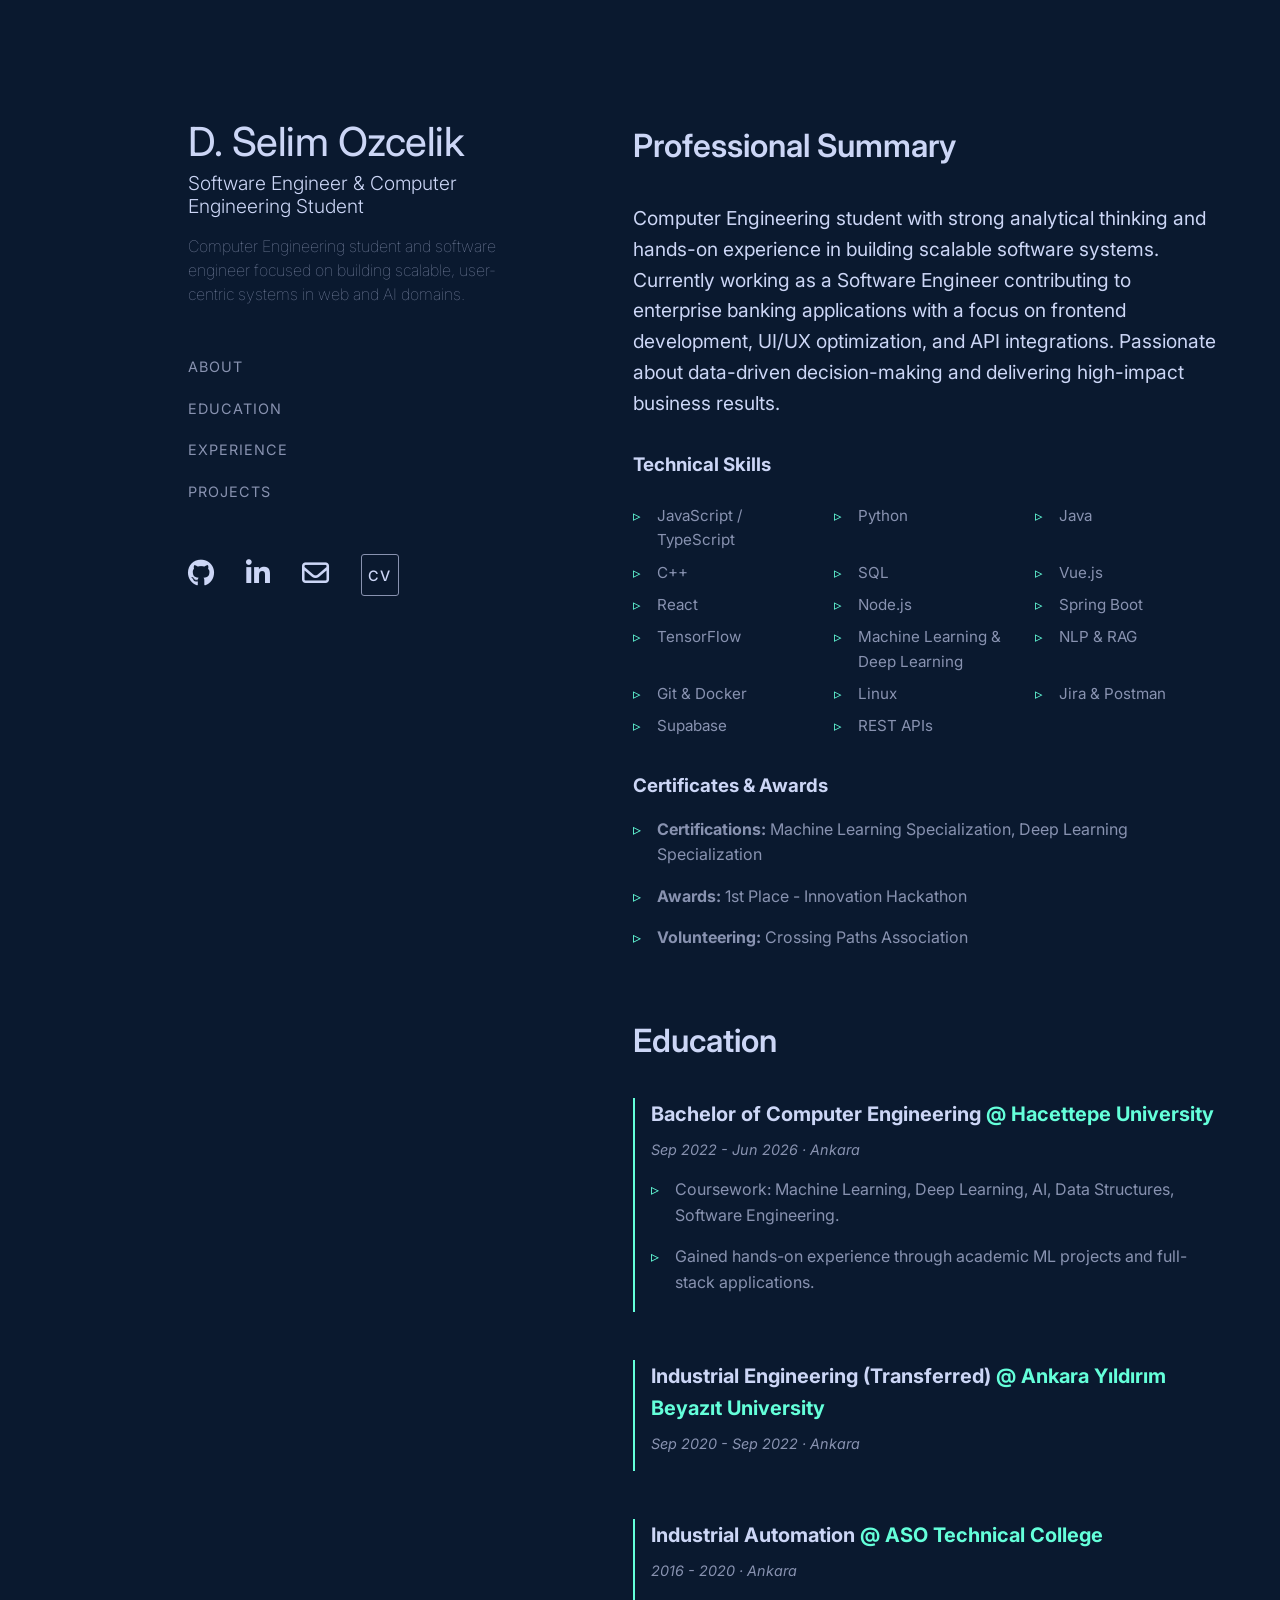
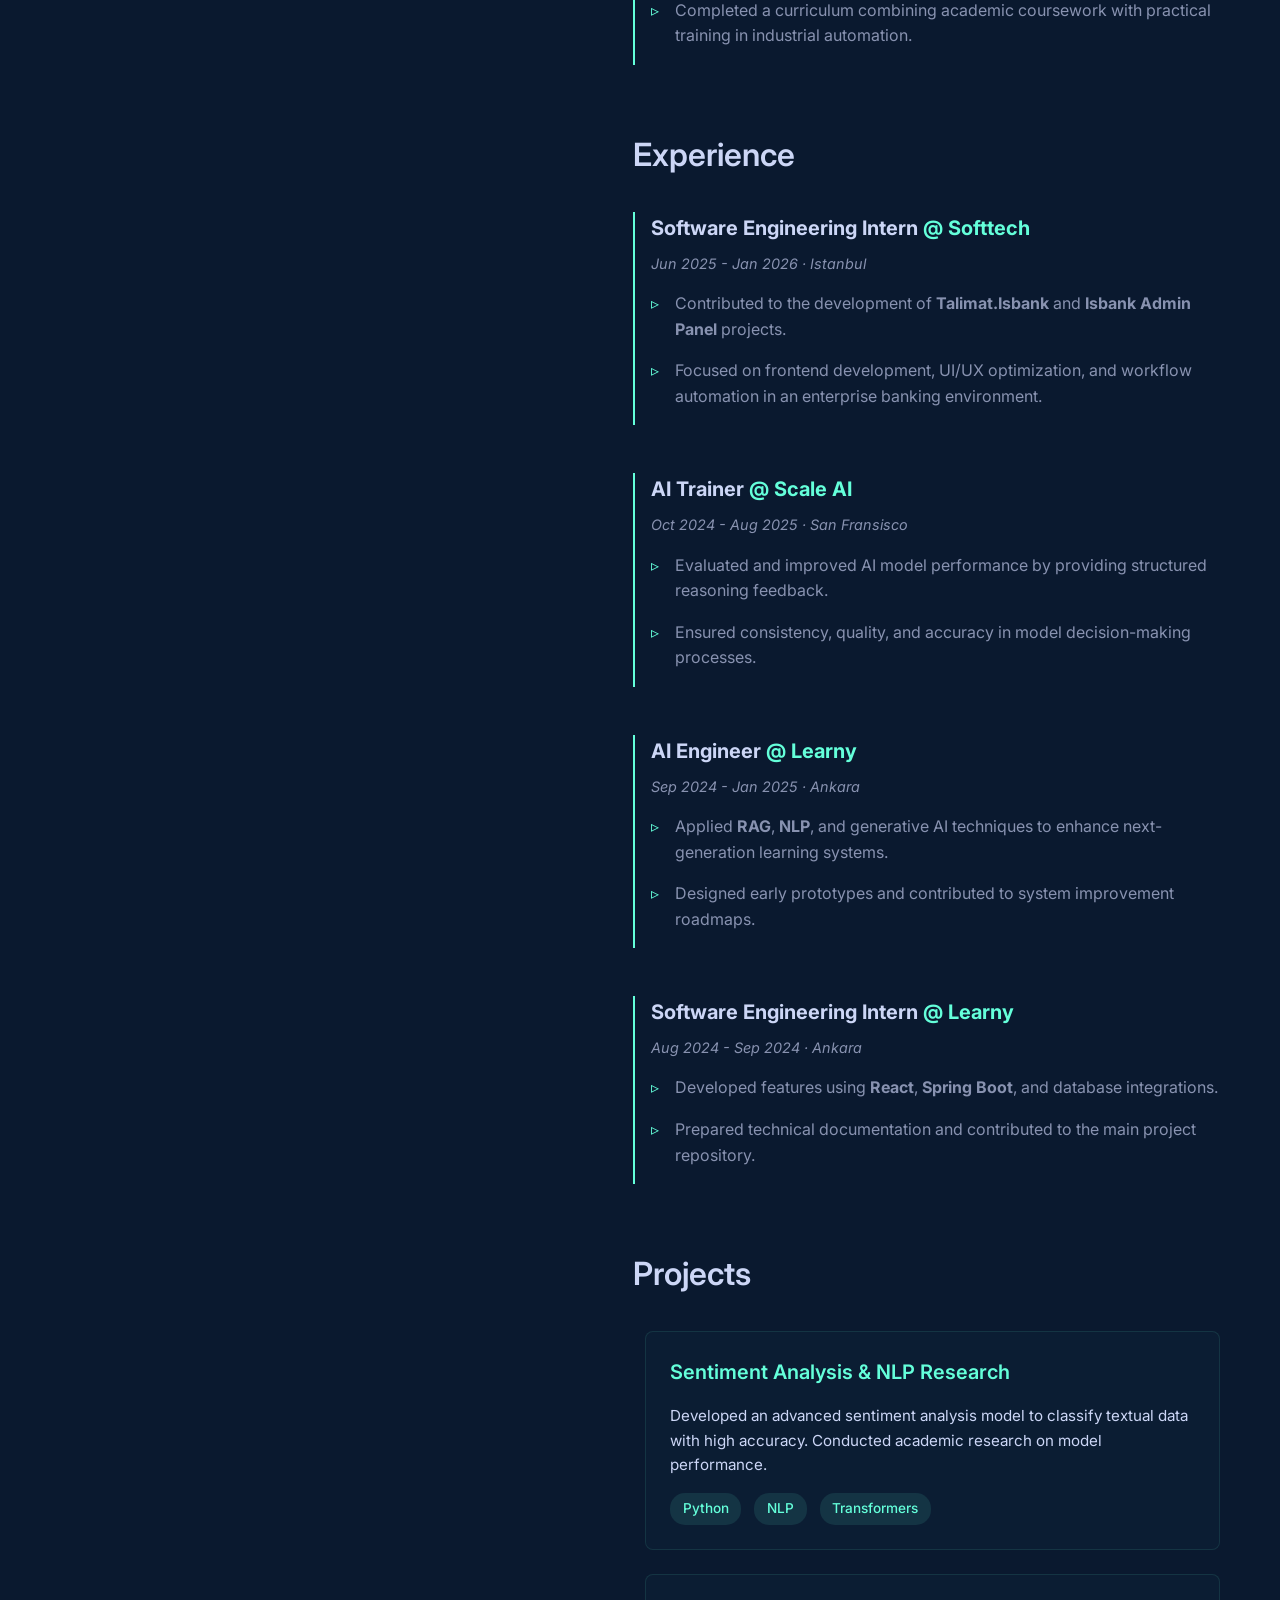
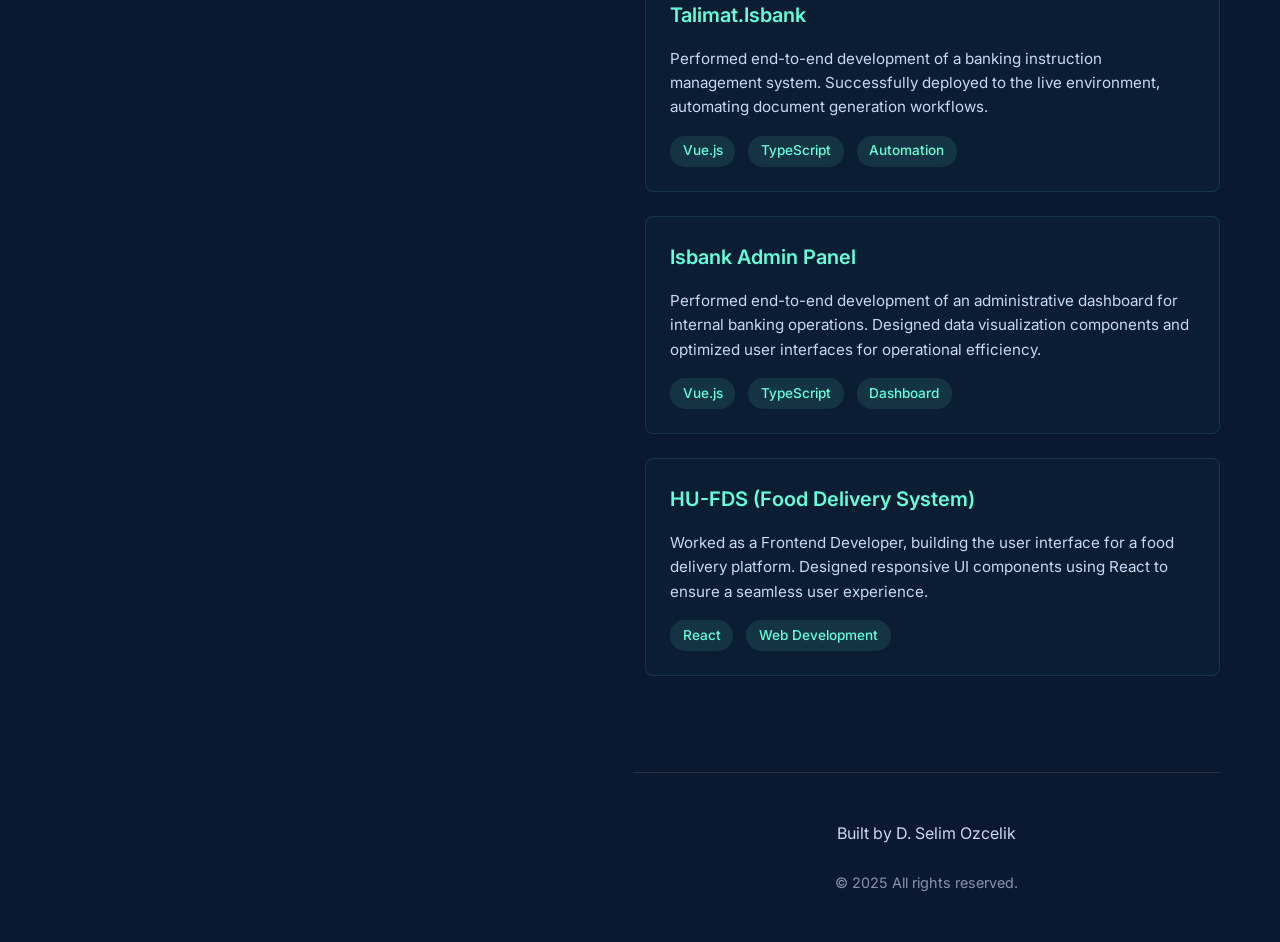
<file: index.html>
<!DOCTYPE html>
<html lang="en">

<head>
    <meta charset="UTF-8">
    <meta name="viewport" content="width=device-width, initial-scale=1.0">
    <title>D.Selim Özçelik Portfolio</title>
    <link rel="icon"
        href="data:image/svg+xml,<svg xmlns=%22http://www.w3.org/2000/svg%22 viewBox=%220 0 100 100%22><text y=%22.9em%22 font-size=%2290%22>👨‍💻</text></svg>">
    <link rel="stylesheet" href="css/style.css">
    <link href="https://fonts.googleapis.com/css2?family=Inter:wght@300;400;500;600;700&display=swap" rel="stylesheet">
    <link rel="stylesheet" href="https://cdnjs.cloudflare.com/ajax/libs/font-awesome/6.0.0/css/all.min.css">
</head>

<body>
    <aside class="sidebar">
        <div class="sidebar-content">
            <h1>D. Selim Ozcelik</h1>
            <h2>Software Engineer & Computer Engineering Student</h2>
            <p>Computer Engineering student and software engineer focused on building scalable, user-centric systems in
                web and AI domains.</p>
            <nav class="sidebar-nav">
                <ul class="nav-links">
                    <li><a href="#about">About</a></li>
                    <li><a href="#education">Education</a></li>
                    <li><a href="#experience">Experience</a></li>
                    <li><a href="#projects">Projects</a></li>
                </ul>
                <div class="social-links">
                    <a href="https://github.com/dselimozcelik" target="_blank" title="GitHub">
                        <i class="fab fa-github"></i>
                    </a>
                    <a href="https://www.linkedin.com/in/dselimozcelik/" target="_blank" title="LinkedIn">
                        <i class="fab fa-linkedin-in"></i>
                    </a>
                    <a href="mailto:dselimozcelik@gmail.com" title="Email">
                        <i class="far fa-envelope"></i>
                    </a>
                    <a href="https://dselimozcelik.github.io/portfolio/assets/Durmus_Selim_Ozcelik_CV.pdf"
                        class="cv-link" title="Download CV">CV</a>
                </div>
            </nav>
        </div>
    </aside>

    <div class="main-content">
        <main>
            <section id="about" class="section about-section">
                <div class="about-content">
                    <h2 class="section-title">Professional Summary</h2>
                    <p class="intro-text">
                        Computer Engineering student with strong analytical thinking and hands-on experience in building
                        scalable software systems. Currently working as a Software Engineer contributing to enterprise
                        banking applications with a focus on frontend development, UI/UX optimization, and API
                        integrations. Passionate about data-driven decision-making and delivering high-impact business
                        results.
                    </p>

                    <h3 style="color: var(--text-primary); margin-top: 2rem; margin-bottom: 1rem;">Technical Skills</h3>
                    <ul class="skills-list">
                        <li>JavaScript / TypeScript</li>
                        <li>Python</li>
                        <li>Java</li>
                        <li>C++</li>
                        <li>SQL</li>
                        <li>Vue.js</li>
                        <li>React</li>
                        <li>Node.js</li>
                        <li>Spring Boot</li>
                        <li>TensorFlow</li>
                        <li>Machine Learning & Deep Learning</li>
                        <li>NLP & RAG</li>
                        <li>Git & Docker</li>
                        <li>Linux</li>
                        <li>Jira & Postman</li>
                        <li>Supabase</li>
                        <li>REST APIs</li>
                    </ul>

                    <h3 style="color: var(--text-primary); margin-top: 2rem; margin-bottom: 1rem;">Certificates & Awards
                    </h3>
                    <ul class="job-description">
                        <li><strong>Certifications:</strong> Machine Learning Specialization, Deep Learning
                            Specialization</li>
                        <li><strong>Awards:</strong> 1st Place - Innovation Hackathon</li>
                        <li><strong>Volunteering:</strong> Crossing Paths Association</li>
                    </ul>
                </div>
            </section>

            <section id="education" class="section experience-section">
                <h2 class="section-title">Education</h2>
                <div class="experience-content">
                    <div class="job">
                        <h3 class="job-title">Bachelor of Computer Engineering <span class="company">@ Hacettepe
                                University</span></h3>
                        <p class="job-duration">Sep 2022 - Jun 2026 · Ankara</p>
                        <ul class="job-description">
                            <li>Coursework: Machine Learning, Deep Learning, AI, Data Structures, Software Engineering.
                            </li>
                            <li>Gained hands-on experience through academic ML projects and full-stack applications.
                            </li>
                        </ul>
                    </div>

                    <div class="job">
                        <h3 class="job-title">Industrial Engineering (Transferred) <span class="company">@ Ankara
                                Yıldırım Beyazıt University</span></h3>
                        <p class="job-duration">Sep 2020 - Sep 2022 · Ankara</p>
                    </div>

                    <div class="job">
                        <h3 class="job-title">Industrial Automation <span class="company">@ ASO Technical College</span>
                        </h3>
                        <p class="job-duration">2016 - 2020 · Ankara</p>
                        <ul class="job-description">
                            <li>Completed a curriculum combining academic coursework with practical training in
                                industrial automation.</li>
                        </ul>
                    </div>
                </div>
            </section>

            <section id="experience" class="section experience-section">
                <h2 class="section-title">Experience</h2>
                <div class="experience-content">
                    <div class="job">
                        <h3 class="job-title">Software Engineering Intern <span class="company">@ Softtech</span></h3>
                        <p class="job-duration">Jun 2025 - Jan 2026 · Istanbul</p>
                        <ul class="job-description">
                            <li>Contributed to the development of <strong>Talimat.Isbank</strong> and <strong>Isbank
                                    Admin Panel</strong> projects.</li>
                            <li>Focused on frontend development, UI/UX optimization, and workflow automation in an
                                enterprise banking environment.</li>
                        </ul>
                    </div>

                    <div class="job">
                        <h3 class="job-title">AI Trainer <span class="company">@ Scale AI</span></h3>
                        <p class="job-duration">Oct 2024 - Aug 2025 · San Fransisco</p>
                        <ul class="job-description">
                            <li>Evaluated and improved AI model performance by providing structured reasoning feedback.
                            </li>
                            <li>Ensured consistency, quality, and accuracy in model decision-making processes.</li>
                        </ul>
                    </div>

                    <div class="job">
                        <h3 class="job-title">AI Engineer <span class="company">@ Learny</span></h3>
                        <p class="job-duration">Sep 2024 - Jan 2025 · Ankara</p>
                        <ul class="job-description">
                            <li>Applied <strong>RAG</strong>, <strong>NLP</strong>, and generative AI techniques to
                                enhance next-generation learning systems.</li>
                            <li>Designed early prototypes and contributed to system improvement roadmaps.</li>
                        </ul>
                    </div>

                    <div class="job">
                        <h3 class="job-title">Software Engineering Intern <span class="company">@ Learny</span></h3>
                        <p class="job-duration">Aug 2024 - Sep 2024 · Ankara</p>
                        <ul class="job-description">
                            <li>Developed features using <strong>React</strong>, <strong>Spring Boot</strong>, and
                                database integrations.</li>
                            <li>Prepared technical documentation and contributed to the main project repository.</li>
                        </ul>
                    </div>
                </div>
            </section>

            <section id="projects" class="section projects-section">
                <h2 class="section-title">Projects</h2>
                <div class="projects">
                    <div class="project-card">
                        <h3>Sentiment Analysis & NLP Research</h3>
                        <p>Developed an advanced sentiment analysis model to classify textual data with high accuracy.
                            Conducted academic research on model performance.</p>
                        <div class="project-tech-stack">
                            <span>Python</span>
                            <span>NLP</span>
                            <span>Transformers</span>
                        </div>
                    </div>

                    <div class="project-card">
                        <h3>Talimat.Isbank</h3>
                        <p>Performed end-to-end development of a banking instruction management system. Successfully
                            deployed to the live environment, automating document generation workflows.</p>
                        <div class="project-tech-stack">
                            <span>Vue.js</span>
                            <span>TypeScript</span>
                            <span>Automation</span>
                        </div>
                    </div>

                    <div class="project-card">
                        <h3>Isbank Admin Panel</h3>
                        <p>Performed end-to-end development of an administrative dashboard for internal banking
                            operations. Designed data visualization components and optimized user interfaces for
                            operational efficiency.</p>
                        <div class="project-tech-stack">
                            <span>Vue.js</span>
                            <span>TypeScript</span>
                            <span>Dashboard</span>
                        </div>
                    </div>

                    <div class="project-card">
                        <h3>HU-FDS (Food Delivery System)</h3>
                        <p>Worked as a Frontend Developer, building the user interface for a food delivery platform.
                            Designed responsive UI components using React to ensure a seamless user experience.</p>
                        <div class="project-tech-stack">
                            <span>React</span>
                            <span>Web Development</span>
                        </div>
                    </div>
                </div>
            </section>
        </main>
        <footer class="footer">
            <div class="footer-content">
                <p class="footer-text">Built by D. Selim Ozcelik</p>
                <p class="copyright">© 2025 All rights reserved.</p>
            </div>
        </footer>
    </div>
    <div id="mouse-glow"></div>

    <script>
        document.addEventListener('mousemove', (e) => {
            const mouseGlow = document.getElementById('mouse-glow');
            const x = e.clientX;
            const y = e.clientY;

            // Update radial gradient position
            mouseGlow.style.background = `radial-gradient(
                600px at ${x}px ${y}px,
                rgba(100, 255, 218, 0.05),
                transparent 80%
            )`;
        });
    </script>
</body>

</html>
</file>
<file: css/style.css>
* {
    margin: 0;
    padding: 0;
    box-sizing: border-box;
}

html {
    scroll-behavior: smooth;
    /* Smooth scrolling for the entire page */
}

:root {
    --bg-color: #0a192f;
    --text-primary: #ccd6f6;
    /* Light gray heading color */
    --text-secondary: #8892b0;
    /* Muted gray text color */
    --accent-color: #64ffda;
    --font-sans: 'Inter', sans-serif;
    --sidebar-width: 30%;
    --content-padding: 80px;
    --top-spacing: 120px;
}

body {
    background-color: var(--bg-color);
    color: var(--text-primary);
    font-family: var(--font-sans);
    line-height: 1.6;
    margin: 0;
    padding: 0;
    display: flex;
    min-height: 100vh;
}

.sidebar {
    width: var(--sidebar-width);
    height: 100vh;
    position: fixed;
    left: 15%;
    top: 0;
    background-color: var(--bg-color);
    padding-top: var(--top-spacing);
    padding-left: var(--content-padding);
    padding-right: var(--content-padding);
    padding-bottom: var(--top-spacing);
    display: flex;
    flex-direction: column;
    justify-content: space-between;
    align-items: flex-start;
    /* Sol hizalama */
}

.sidebar-content {
    max-width: 400px;
    /* Limit content width */
    width: 100%;
}

.sidebar h1 {
    font-size: 2.5rem;
    /* Reduced heading size */
    font-weight: 450;
    margin-bottom: 0.5rem;
    color: var(--text-primary);
    line-height: 1.1;
    letter-spacing: -0.5px;
    /* Adjusted letter spacing */
}

.sidebar h2 {
    font-size: 1.2rem;
    /* Reduced subheading size */
    color: var(--text-primary);
    margin-bottom: 1rem;
    font-weight: 300;
    line-height: 1.2;
}

.sidebar p {
    color: var(--text-secondary);
    margin-bottom: 2rem;
    font-size: 1rem;
    /* Reduced paragraph text size */
    max-width: 540px;
    line-height: 1.5;
    font-weight: 100;
}

.sidebar-nav {
    margin-top: 3rem;
    width: 100%;
    display: flex;
    flex-direction: column;
    gap: 2rem;
}

.nav-links {
    list-style: none;
    padding: 0;
}

.nav-links li {
    margin-bottom: 1rem;
}

.nav-links a {
    text-decoration: none;
    color: var(--text-secondary);
    transition: color 0.3s ease;
    text-transform: uppercase;
    letter-spacing: 1px;
    font-size: 0.9rem;
}

.nav-links a:hover {
    color: var(--accent-color);
}

/* Social media icon styles */
.social-links {
    display: flex;
    gap: 2rem;
    /* Space between icons */
    align-self: flex-start;
    /* Sol hizalama */
}

.social-links a {
    color: var(--text-primary);
    font-size: 1.7rem;
    /* Reduced size */
    transition: color 0.3s ease;
}

.social-links a:hover {
    color: var(--accent-color);
}

.cv-link {
    font-weight: 500;
    font-size: 0.9rem !important;
    padding: 0.2rem 0.4rem;
    border: 1px solid var(--text-secondary);
    border-radius: 3px;
    letter-spacing: 1px;
    transition: all 0.3s ease !important;
    display: inline-flex;
    align-items: center;
    margin-top: 2px;
    text-decoration: none;
}

.cv-link:hover {
    border-color: var(--accent-color);
    background-color: rgba(100, 255, 218, 0.1);
    transform: translateY(-2px);
}

.main-content {
    flex: 1;
    margin-left: calc(var(--sidebar-width) + 15%);
    padding-top: var(--top-spacing);
    padding-left: 3.55rem;
    padding-right: var(--content-padding);
    background-color: var(--bg-color);
    color: var(--text-secondary);
    max-width: 1000px;
    /* Reduced maximum content width */
}

.section {
    margin-bottom: 4rem;
    max-width: 800px;
    scroll-margin-top: var(--top-spacing);
}

/* About section styles */
.section-title {
    font-size: 2rem;
    color: var(--text-primary);
    margin-bottom: 2rem;
    font-weight: 600;
}

.about-section {
    padding-top: 0;
    /* Remove padding-top for first section */
}

.about-content {
    max-width: 800px;
}

.intro-text {
    font-size: 1.2rem;
    margin-bottom: 1.5rem;
    color: var(--text-primary);
    line-height: 1.6;
}

.description {
    color: var(--text-secondary);
    margin-bottom: 2rem;
    font-size: 1.1rem;
    line-height: 1.6;
}

.tech-stack {
    color: var(--text-primary);
    margin-bottom: 1rem;
    font-size: 1.1rem;
}

.skills-list {
    display: grid;
    grid-template-columns: repeat(3, minmax(140px, 200px));
    gap: 0.5rem 1rem;
    padding: 0;
    margin: 1.5rem 0;
    list-style: none;
}

.skills-list li {
    position: relative;
    padding-left: 1.5rem;
    color: var(--text-secondary);
    font-size: 0.95rem;
}

.skills-list li::before {
    content: "▹";
    position: absolute;
    left: 0;
    color: var(--accent-color);
}

/* Experience section styles */
.experience-section {
    padding-top: 80;
    /* Add padding for other sections */
}

.experience-content {
    display: flex;
    flex-direction: column;
    gap: 3rem;
}

.job {
    position: relative;
    padding-left: 1rem;
    border-left: 2px solid var(--accent-color);
}

.job-title {
    font-size: 1.25rem;
    color: var(--text-primary);
    margin-bottom: 0.5rem;
}

.company {
    color: var(--accent-color);
}

.job-duration {
    font-size: 0.9rem;
    color: var(--text-secondary);
    margin-bottom: 1rem;
    font-style: italic;
}

.job-description {
    list-style: none;
    padding: 0;
}

.job-description li {
    position: relative;
    padding-left: 1.5rem;
    margin-bottom: 1rem;
    color: var(--text-secondary);
}

.job-description li::before {
    content: "▹";
    position: absolute;
    left: 0;
    color: var(--accent-color);
}

/* Projects section styles */
.projects-section {
    padding-top: 80;
    /* Add padding for other sections */
}

.projects-grid {
    display: grid;
    grid-template-columns: repeat(auto-fit, minmax(300px, 1fr));
    gap: 2rem;
}

.project {
    background: rgba(255, 255, 255, 0.05);
    padding: 2rem;
    border-radius: 8px;
    transition: transform 0.3s ease;
}

.project:hover {
    transform: translateY(-5px);
}

.project-title {
    font-size: 1.3rem;
    margin-bottom: 1rem;
}

.project-title a {
    color: var(--text-primary);
    text-decoration: none;
    transition: color 0.3s ease;
}

.project-title a:hover {
    color: var(--accent-color);
}

.project-description {
    color: var(--text-secondary);
    margin-bottom: 1.5rem;
    font-size: 0.95rem;
    line-height: 1.6;
}

.project-tech-list {
    display: flex;
    flex-wrap: wrap;
    gap: 1rem;
    list-style: none;
    padding: 0;
}

.project-tech-list li {
    color: var(--accent-color);
    font-size: 0.9rem;
    font-family: var(--font-mono, monospace);
}

/* Responsive düzenlemeler */
@media (max-width: 1400px) {
    :root {
        --sidebar-width: 35%;
        --content-padding: 60px;
    }

    .sidebar {
        left: 10%;
    }

    .main-content {
        margin-left: calc(var(--sidebar-width) + 10%);
    }
}

@media (max-width: 1200px) {
    :root {
        --sidebar-width: 40%;
        --content-padding: 40px;
    }

    .sidebar {
        left: 5%;
    }

    .main-content {
        margin-left: calc(var(--sidebar-width) + 5%);
    }
}

@media (max-width: 768px) {
    :root {
        --sidebar-width: 100%;
        --content-padding: 30px;
        --top-spacing: 60px;
    }

    .sidebar {
        width: 100%;
        position: relative;
        height: auto;
        left: 0;
        padding: var(--top-spacing) var(--content-padding) 0;
        align-items: center;
        /* Center align on mobile */
        text-align: center;
    }

    .sidebar-content {
        max-width: 100%;
        display: flex;
        flex-direction: column;
        align-items: center;
    }

    .sidebar p {
        margin-left: auto;
        margin-right: auto;
    }

    .sidebar-nav {
        align-items: center;
        margin-top: 2rem;
    }

    .social-links {
        align-self: center;
        justify-content: center;
    }

    .main-content {
        margin-left: 0;
        padding: 2rem var(--content-padding);
    }

    .section {
        margin-bottom: 3rem;
    }

    .skills-list {
        grid-template-columns: repeat(auto-fill, minmax(140px, 1fr));
    }

    .section-title {
        font-size: 1.75rem;
        text-align: center;
    }

    .intro-text {
        font-size: 1.1rem;
    }

    .projects-grid {
        grid-template-columns: 1fr;
    }

    .job {
        padding-left: 1rem;
    }

    .job-title {
        font-size: 1.1rem;
    }

    .project-title {
        font-size: 1.2rem;
    }
}

#mouse-glow {
    position: fixed;
    top: 0;
    left: 0;
    width: 100%;
    height: 100%;
    pointer-events: none;
    z-index: -1;
    /* Place glow behind content so it doesn't affect text visibility */
    mix-blend-mode: soft-light;
}

/* Footer styles */
.footer {
    margin-top: 6rem;
    padding: 3rem 0;
    border-top: 1px solid rgba(255, 255, 255, 0.1);
}

.footer-content {
    display: flex;
    flex-direction: column;
    align-items: center;
    gap: 1.5rem;
}

.footer-social {
    display: flex;
    gap: 2rem;
}

.footer-social a {
    color: var(--text-secondary);
    font-size: 1.4rem;
    transition: all 0.3s ease;
}

.footer-social a:hover {
    color: var(--accent-color);
    transform: translateY(-3px);
}

.footer-text {
    color: var(--text-primary);
    font-size: 1rem;
}

.copyright {
    color: var(--text-secondary);
    font-size: 0.9rem;
}

/* Responsive adjustments */
@media (max-width: 768px) {
    .footer {
        margin-top: 4rem;
        padding: 2rem 0;
    }

    .footer-social {
        gap: 1.5rem;
    }

    .footer-social a {
        font-size: 1.2rem;
    }
}

.project-card {
    display: block;
    text-decoration: none;
    background-color: rgba(100, 255, 218, 0.02);
    border: 1px solid rgba(100, 255, 218, 0.1);
    border-radius: 8px;
    padding: 1.5rem;
    margin-bottom: 1.5rem;
    transition: all 0.3s ease;
}

.projects {
    margin-left: 0.75rem;
    /* Shift the whole project cards container slightly to the right */
}

.project-card h3 {
    color: var(--accent-color);
    font-size: 1.25rem;
    font-weight: 600;
    margin-bottom: 1rem;
}

.project-card p {
    color: var(--text-primary);
    font-size: 0.95rem;
    line-height: 1.6;
    margin-bottom: 1rem;
}

.project-tech-stack {
    display: flex;
    gap: 0.8rem;
    flex-wrap: wrap;
    margin-top: 1rem;
}

.project-tech-stack span {
    color: var(--accent-color);
    font-size: 0.85rem;
    font-weight: 500;
    background-color: rgba(100, 255, 218, 0.1);
    padding: 0.3rem 0.8rem;
    border-radius: 15px;
}

.project-card:hover {
    transform: translateY(-5px);
    background-color: rgba(100, 255, 218, 0.05);
    border-color: var(--accent-color);
}
</file>
